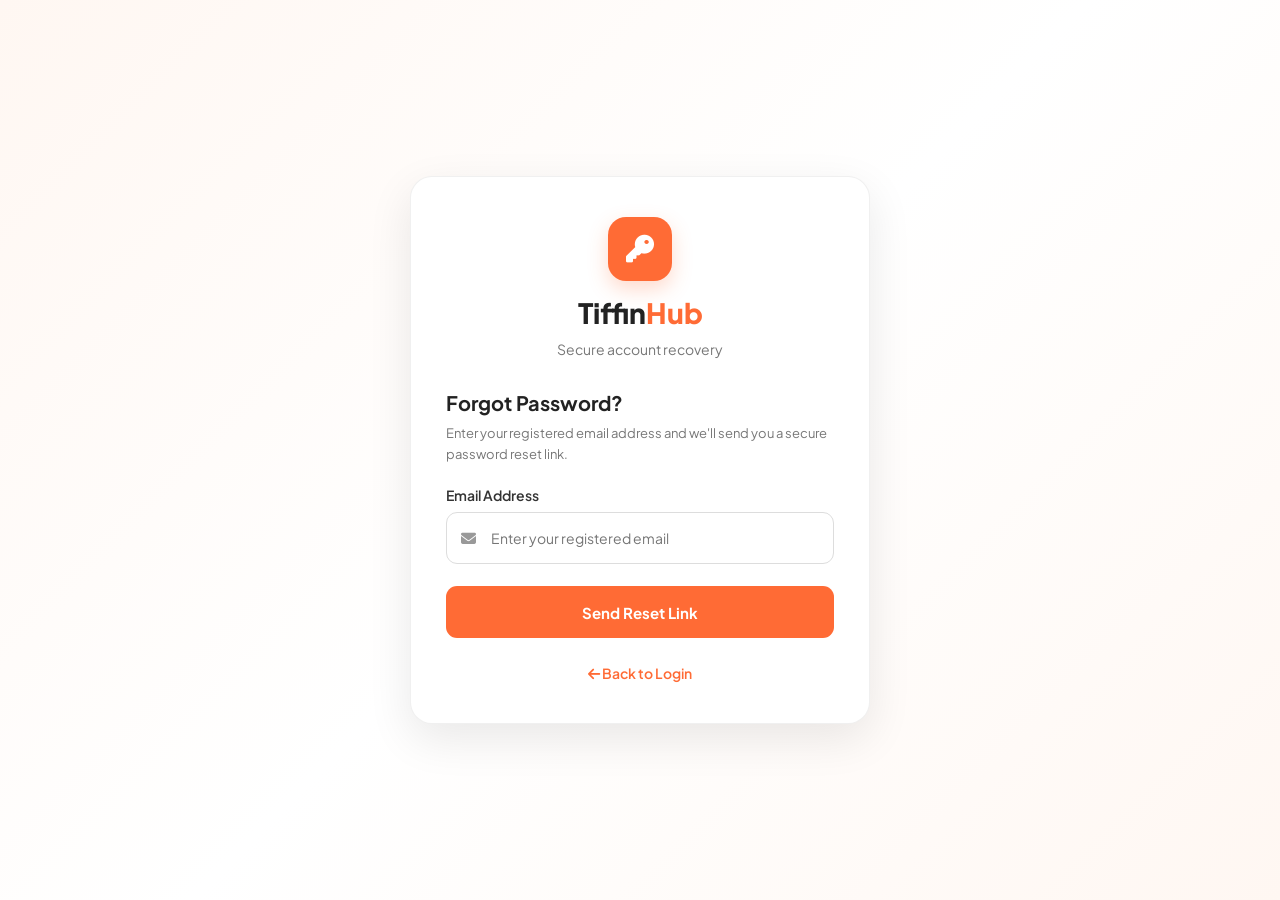
<file: forgotpassword.html>
<!DOCTYPE html>
<html lang="en">

<head>

  <meta charset="UTF-8">

  <meta
    name="viewport"
    content="width=device-width, initial-scale=1.0"
  >

  <title>Password Reset - TiffinHub</title>


  <!-- Website Font -->
  <link
    href="https://fonts.googleapis.com/css2?family=Plus+Jakarta+Sans:wght@400;500;600;700;800&display=swap"
    rel="stylesheet"
  >


  <!-- Font Awesome -->
  <link
    rel="stylesheet"
    href="https://cdnjs.cloudflare.com/ajax/libs/font-awesome/6.4.0/css/all.min.css"
  >


  <style>

    * {
      box-sizing: border-box;
      margin: 0;
      padding: 0;
    }


    body {

      min-height: 100vh;

      font-family:
        'Plus Jakarta Sans',
        sans-serif;

      background:
        linear-gradient(
          135deg,
          #fff7f2 0%,
          #ffffff 50%,
          #fff7f2 100%
        );

      display: flex;

      align-items: center;

      justify-content: center;

      padding: 20px;

      color: #222;

    }


    /* Main Container */

    .reset-container {

      width: 100%;

      max-width: 460px;

    }


    /* Card */

    .reset-card {

      background: #ffffff;

      border-radius: 22px;

      padding: 40px 35px;

      border:
        1px solid
        rgba(0, 0, 0, 0.06);

      box-shadow:
        0 15px 45px
        rgba(0, 0, 0, 0.09);

    }


    /* Logo */

    .logo {

      text-align: center;

      margin-bottom: 30px;

    }


    .logo-icon {

      width: 64px;

      height: 64px;

      margin:
        0 auto 14px;

      border-radius: 18px;

      background: #FF6B35;

      color: #ffffff;

      display: flex;

      align-items: center;

      justify-content: center;

      font-size: 28px;

      box-shadow:
        0 8px 20px
        rgba(255, 107, 53, 0.25);

    }


    .logo h1 {

      font-size: 28px;

      font-weight: 800;

      color: #222;

    }


    .logo h1 span {

      color: #FF6B35;

    }


    .logo p {

      margin-top: 8px;

      font-size: 14px;

      color: #777;

      line-height: 1.6;

    }


    /* Form */

    .form-group {

      margin-top: 22px;

    }


    .form-group label {

      display: block;

      margin-bottom: 8px;

      font-size: 14px;

      font-weight: 600;

      color: #333;

    }


    .input-wrapper {

      position: relative;

    }


    .input-wrapper i {

      position: absolute;

      left: 15px;

      top: 50%;

      transform:
        translateY(-50%);

      color: #999;

      font-size: 15px;

    }


    .input-wrapper input {

      width: 100%;

      height: 52px;

      padding:
        0 15px 0 44px;

      border:
        1px solid #dddddd;

      border-radius: 11px;

      outline: none;

      font-family: inherit;

      font-size: 14px;

      color: #333;

      background: #ffffff;

      transition: 0.2s;

    }


    .input-wrapper input:focus {

      border-color: #FF6B35;

      box-shadow:
        0 0 0 3px
        rgba(255, 107, 53, 0.10);

    }


    /* Button */

    .btn {

      width: 100%;

      height: 52px;

      margin-top: 22px;

      border: none;

      border-radius: 11px;

      background: #FF6B35;

      color: #ffffff;

      font-family: inherit;

      font-size: 15px;

      font-weight: 700;

      cursor: pointer;

      transition: 0.2s;

      display: flex;

      align-items: center;

      justify-content: center;

      gap: 9px;

    }


    .btn:hover {

      background: #e85b28;

      transform:
        translateY(-1px);

    }


    .btn:disabled {

      opacity: 0.65;

      cursor: not-allowed;

      transform: none;

    }


    /* Messages */

    .message {

      display: none;

      margin-top: 18px;

      padding: 13px 15px;

      border-radius: 10px;

      font-size: 13px;

      line-height: 1.6;

    }


    .message.success {

      display: block;

      color: #16784b;

      background: #ecfdf3;

      border:
        1px solid #b7ebcd;

    }


    .message.error {

      display: block;

      color: #c62828;

      background: #fff1f1;

      border:
        1px solid #ffcaca;

    }


    .message.info {

      display: block;

      color: #555;

      background: #fff7f2;

      border:
        1px solid #ffd8c8;

    }


    /* Back */

    .back-login {

      text-align: center;

      margin-top: 24px;

    }


    .back-login a {

      color: #FF6B35;

      text-decoration: none;

      font-size: 14px;

      font-weight: 600;

    }


    .back-login a:hover {

      text-decoration: underline;

    }


    /* Hide */

    .hidden {

      display: none !important;

    }


    /* Loader */

    .loader {

      width: 18px;

      height: 18px;

      border:
        2px solid
        rgba(255,255,255,0.45);

      border-top-color:
        #ffffff;

      border-radius: 50%;

      animation:
        spin 0.7s linear infinite;

    }


    @keyframes spin {

      to {

        transform:
          rotate(360deg);

      }

    }


    /* Password requirements */

    .password-hint {

      margin-top: 8px;

      font-size: 12px;

      color: #888;

      line-height: 1.5;

    }


    /* Success screen */

    .success-screen {

      text-align: center;

    }


    .success-icon {

      width: 70px;

      height: 70px;

      margin: 0 auto 20px;

      border-radius: 50%;

      background: #ecfdf3;

      color: #16834f;

      display: flex;

      align-items: center;

      justify-content: center;

      font-size: 30px;

    }


    .success-screen h2 {

      font-size: 23px;

      margin-bottom: 10px;

    }


    .success-screen p {

      color: #777;

      font-size: 14px;

      line-height: 1.7;

    }


    .login-btn {

      display: inline-flex;

      align-items: center;

      justify-content: center;

      width: 100%;

      height: 50px;

      margin-top: 24px;

      border-radius: 11px;

      background: #FF6B35;

      color: #ffffff;

      text-decoration: none;

      font-size: 15px;

      font-weight: 700;

    }


    /* Mobile */

    @media (max-width: 480px) {

      body {

        padding: 15px;

      }


      .reset-card {

        padding:
          30px 22px;

        border-radius: 18px;

      }


      .logo h1 {

        font-size: 25px;

      }

    }

  </style>

</head>


<body>


  <div class="reset-container">


    <div class="reset-card">


      <!-- ========================= -->
      <!-- LOGO -->
      <!-- ========================= -->

      <div class="logo">

        <div class="logo-icon">

          <i
            class="fa-solid fa-key"
          ></i>

        </div>


        <h1>
          Tiffin<span>Hub</span>
        </h1>


        <p>
          Secure account recovery
        </p>

      </div>



      <!-- ========================= -->
      <!-- REQUEST RESET FORM -->
      <!-- ========================= -->

      <div
        id="request-section"
      >

        <h2
          style="
            font-size:20px;
            margin-bottom:8px;
          "
        >
          Forgot Password?
        </h2>


        <p
          style="
            color:#777;
            font-size:13px;
            line-height:1.6;
          "
        >
          Enter your registered email address
          and we'll send you a secure password
          reset link.
        </p>


        <form
          id="forgot-password-form"
        >


          <div class="form-group">

            <label
              for="email"
            >
              Email Address
            </label>


            <div
              class="input-wrapper"
            >

              <i
                class="fa-solid fa-envelope"
              ></i>


              <input
                type="email"
                id="email"
                placeholder="Enter your registered email"
                autocomplete="email"
                required
              >

            </div>

          </div>


          <button
            type="submit"
            class="btn"
            id="send-reset-btn"
          >

            <span
              id="send-btn-text"
            >
              Send Reset Link
            </span>

          </button>


        </form>


        <div
          id="request-message"
          class="message"
        ></div>


      </div>



      <!-- ========================= -->
      <!-- RESET PASSWORD FORM -->
      <!-- ========================= -->

      <div
        id="reset-section"
        class="hidden"
      >

        <h2
          style="
            font-size:20px;
            margin-bottom:8px;
          "
        >
          Create New Password
        </h2>


        <p
          style="
            color:#777;
            font-size:13px;
            line-height:1.6;
          "
        >
          Create a new password for your
          TiffinHub account.
        </p>


        <form
          id="reset-password-form"
        >


          <!-- New Password -->

          <div
            class="form-group"
          >

            <label
              for="new-password"
            >
              New Password
            </label>


            <div
              class="input-wrapper"
            >

              <i
                class="fa-solid fa-lock"
              ></i>


              <input
                type="password"
                id="new-password"
                placeholder="Enter new password"
                minlength="6"
                autocomplete="new-password"
                required
              >

            </div>


            <div
              class="password-hint"
            >
              Password must be at least
              6 characters.
            </div>

          </div>



          <!-- Confirm Password -->

          <div
            class="form-group"
          >

            <label
              for="confirm-password"
            >
              Confirm Password
            </label>


            <div
              class="input-wrapper"
            >

              <i
                class="fa-solid fa-lock"
              ></i>


              <input
                type="password"
                id="confirm-password"
                placeholder="Confirm your password"
                minlength="6"
                autocomplete="new-password"
                required
              >

            </div>

          </div>


          <button
            type="submit"
            class="btn"
            id="reset-password-btn"
          >

            <span
              id="reset-btn-text"
            >
              Reset Password
            </span>

          </button>


        </form>


        <div
          id="reset-message"
          class="message"
        ></div>


      </div>



      <!-- ========================= -->
      <!-- SUCCESS SCREEN -->
      <!-- ========================= -->

      <div
        id="success-section"
        class="hidden"
      >

        <div class="success-screen">

          <div
            class="success-icon"
          >

            <i
              class="fa-solid fa-check"
            ></i>

          </div>


          <h2>
            Password Reset Successful
          </h2>


          <p>
            Your TiffinHub password has been
            updated successfully.
          </p>


          <p
            style="margin-top:8px;"
          >
            You can now sign in using
            your new password.
          </p>


          <a
            href="index.html"
            class="login-btn"
          >
            Go to Login
          </a>

        </div>

      </div>



      <!-- ========================= -->
      <!-- BACK TO LOGIN -->
      <!-- ========================= -->

      <div
        class="back-login"
        id="back-login-section"
      >

        <a
          href="index.html"
        >

          <i
            class="fa-solid fa-arrow-left"
          ></i>

          Back to Login

        </a>

      </div>


    </div>

  </div>



  <!-- ========================= -->
  <!-- JAVASCRIPT -->
  <!-- ========================= -->

  <script src="global.js"></script>


  <script>


    // ==========================================
    // API
    // ==========================================

    const API =
      typeof API_URL !== "undefined"
        ? API_URL
        : "";



    // ==========================================
    // ELEMENTS
    // ==========================================

    const requestSection =
      document.getElementById(
        "request-section"
      );


    const resetSection =
      document.getElementById(
        "reset-section"
      );


    const successSection =
      document.getElementById(
        "success-section"
      );


    const backLoginSection =
      document.getElementById(
        "back-login-section"
      );


    const requestForm =
      document.getElementById(
        "forgot-password-form"
      );


    const resetForm =
      document.getElementById(
        "reset-password-form"
      );


    const emailInput =
      document.getElementById(
        "email"
      );


    const newPasswordInput =
      document.getElementById(
        "new-password"
      );


    const confirmPasswordInput =
      document.getElementById(
        "confirm-password"
      );


    const sendButton =
      document.getElementById(
        "send-reset-btn"
      );


    const resetButton =
      document.getElementById(
        "reset-password-btn"
      );


    const sendButtonText =
      document.getElementById(
        "send-btn-text"
      );


    const resetButtonText =
      document.getElementById(
        "reset-btn-text"
      );


    const requestMessage =
      document.getElementById(
        "request-message"
      );


    const resetMessage =
      document.getElementById(
        "reset-message"
      );



    // ==========================================
    // GET TOKEN FROM URL
    // ==========================================

    const urlParams =
      new URLSearchParams(
        window.location.search
      );


    const resetToken =
      urlParams.get("token");



    // ==========================================
    // MESSAGE HELPER
    // ==========================================

    function showMessage(
      element,
      message,
      type
    ) {

      element.textContent =
        message;

      element.className =
        "message " + type;

    }



    // ==========================================
    // SHOW RESET FORM IF TOKEN EXISTS
    // ==========================================

    if (resetToken) {

      requestSection
        .classList
        .add("hidden");


      resetSection
        .classList
        .remove("hidden");

    }



    // ==========================================
    // SEND RESET LINK
    // ==========================================

    requestForm.addEventListener(
      "submit",
      async function(event) {

        event.preventDefault();


        const email =
          emailInput.value
            .trim()
            .toLowerCase();


        if (!email) {

          showMessage(
            requestMessage,
            "Please enter your email address.",
            "error"
          );

          return;

        }


        sendButton.disabled =
          true;


        sendButtonText.innerHTML =
          '<span class="loader"></span> Sending...';


        try {

          const response =
            await fetch(
              API,
              {
                method: "POST",

                body: JSON.stringify({

                  action:
                    "forgotPassword",

                  email:
                    email

                })

              }
            );


          const result =
            await response.json();


          if (result.success) {

            showMessage(
              requestMessage,

              result.message ||
              "Password reset link has been sent to your email.",

              "success"
            );


            emailInput.value = "";


          } else {

            showMessage(
              requestMessage,

              result.message ||
              "Unable to send reset link.",

              "error"
            );

          }


        } catch (error) {

          console.error(
            "Forgot password error:",
            error
          );


          showMessage(
            requestMessage,

            "Unable to connect to server. Please try again.",

            "error"
          );


        } finally {

          sendButton.disabled =
            false;


          sendButtonText.textContent =
            "Send Reset Link";

        }

      }
    );



    // ==========================================
    // RESET PASSWORD
    // ==========================================

    resetForm.addEventListener(
      "submit",
      async function(event) {

        event.preventDefault();


        const newPassword =
          newPasswordInput.value;


        const confirmPassword =
          confirmPasswordInput.value;


        // Token check

        if (!resetToken) {

          showMessage(
            resetMessage,

            "Invalid or missing reset link.",

            "error"
          );

          return;

        }


        // Password length

        if (newPassword.length < 6) {

          showMessage(
            resetMessage,

            "Password must be at least 6 characters.",

            "error"
          );

          return;

        }


        // Password match

        if (
          newPassword !==
          confirmPassword
        ) {

          showMessage(
            resetMessage,

            "Passwords do not match.",

            "error"
          );

          return;

        }


        resetButton.disabled =
          true;


        resetButtonText.innerHTML =
          '<span class="loader"></span> Updating...';


        try {

          const response =
            await fetch(
              API,
              {
                method: "POST",

                body: JSON.stringify({

                  action:
                    "resetUserPassword",

                  token:
                    resetToken,

                  password:
                    newPassword

                })

              }
            );


          const result =
            await response.json();


          if (result.success) {

            resetSection
              .classList
              .add("hidden");


            successSection
              .classList
              .remove("hidden");


            backLoginSection
              .classList
              .add("hidden");


          } else {

            showMessage(
              resetMessage,

              result.message ||
              "Unable to reset password.",

              "error"
            );

          }


        } catch (error) {

          console.error(
            "Reset password error:",
            error
          );


          showMessage(
            resetMessage,

            "Unable to connect to server. Please try again.",

            "error"
          );


        } finally {

          resetButton.disabled =
            false;


          resetButtonText.textContent =
            "Reset Password";

        }

      }
    );


  </script>


</body>

</html>
</file>
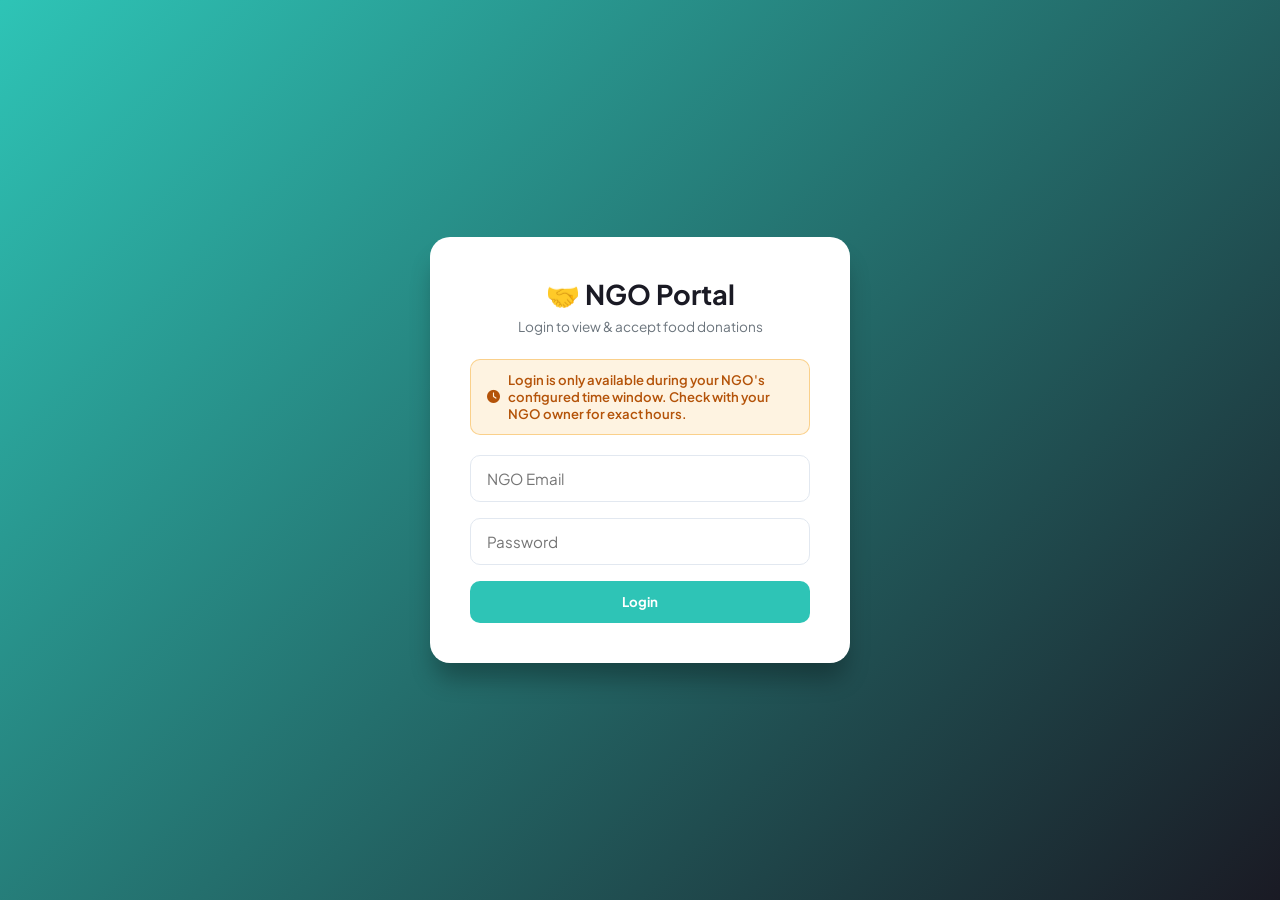
<file: ngo.html>
<!DOCTYPE html>
<html lang="en">

<head>
  <meta charset="UTF-8">
  <meta name="viewport" content="width=device-width, initial-scale=1.0">
  <title>NGO Portal - TiffinHub Donations</title>
  <link href="https://fonts.googleapis.com/css2?family=Plus+Jakarta+Sans:wght@400;500;600;700;800&display=swap"
    rel="stylesheet">
  <link rel="stylesheet" href="https://cdnjs.cloudflare.com/ajax/libs/font-awesome/6.4.0/css/all.min.css">
  <style>
    :root {
      --primary: #FF6B35;
      --primary-hover: #E85A26;
      --secondary: #2EC4B6;
      --dark: #1A1A24;
      --bg: #FAF7F2;
      --card: #FFFFFF;
      --border: #E2E8F0;
      --muted: #6C757D;
      --success: #10B981;
      --danger: #EF4444;
      --warning: #F59E0B;
    }

    * {
      margin: 0;
      padding: 0;
      box-sizing: border-box;
      font-family: 'Plus Jakarta Sans', sans-serif;
    }

    body {
      background-color: var(--bg);
      color: var(--dark);
    }

    .ngo-login-wrapper {
      min-height: 100vh;
      display: flex;
      align-items: center;
      justify-content: center;
      background: linear-gradient(135deg, #2EC4B6 0%, #1A1A24 100%);
    }

    .login-box {
      background: white;
      padding: 2.5rem;
      border-radius: 20px;
      width: 100%;
      max-width: 420px;
      box-shadow: 0 20px 25px -5px rgba(0, 0, 0, 0.3);
      text-align: center;
    }

    .login-box h1 {
      font-size: 1.7rem;
      margin-bottom: 0.4rem;
    }

    .login-box p {
      color: var(--muted);
      font-size: 0.85rem;
      margin-bottom: 1.5rem;
    }

    .time-window-note {
      background: rgba(245, 158, 11, 0.12);
      border: 1.5px solid rgba(245, 158, 11, 0.4);
      color: #B45309;
      padding: 0.7rem 1rem;
      border-radius: 10px;
      font-size: 0.82rem;
      font-weight: 600;
      margin-bottom: 1.3rem;
      display: flex;
      align-items: center;
      gap: 8px;
      text-align: left;
    }

    .input-field {
      width: 100%;
      padding: 0.8rem 1rem;
      margin-bottom: 1rem;
      border: 1.5px solid var(--border);
      border-radius: 10px;
      outline: none;
      font-size: 0.95rem;
    }

    .input-field:focus {
      border-color: var(--secondary);
    }

    .btn {
      padding: 0.8rem 1.4rem;
      background: var(--secondary);
      color: white;
      border: none;
      border-radius: 10px;
      font-weight: 700;
      cursor: pointer;
      transition: 0.3s;
      display: inline-flex;
      align-items: center;
      gap: 0.5rem;
      justify-content: center;
    }

    .btn:hover {
      background: #26A398;
    }

    .btn:disabled {
      opacity: 0.6;
      cursor: not-allowed;
    }

    .btn-primary {
      background: var(--primary);
    }

    .btn-primary:hover {
      background: var(--primary-hover);
    }

    .btn-sm {
      padding: 6px 12px;
      font-size: 0.82rem;
    }

    #login-error-msg,
    #setpwd-error-msg {
      color: var(--danger);
      font-size: 0.85rem;
      font-weight: 600;
      margin: -6px 0 12px;
      display: none;
      text-align: left;
    }

    #setpwd-success-msg {
      color: var(--success);
      font-size: 0.85rem;
      font-weight: 600;
      margin: -6px 0 12px;
      display: none;
      text-align: left;
    }

    .dashboard {
      display: none;
    }

    .dashboard.active {
      display: block;
    }

    header {
      background: var(--dark);
      color: white;
      padding: 1rem 5%;
      display: flex;
      justify-content: space-between;
      align-items: center;
      position: sticky;
      top: 0;
      z-index: 100;
    }

    .header-brand {
      font-size: 1.4rem;
      font-weight: 800;
    }

    .header-brand span {
      color: var(--secondary);
    }

    .container {
      padding: 2rem 5%;
      max-width: 1100px;
      margin: 0 auto;
    }

    .section-card {
      background: var(--card);
      padding: 1.8rem;
      border-radius: 16px;
      border: 1px solid var(--border);
      margin-bottom: 2rem;
    }

    .section-card h2 {
      font-size: 1.3rem;
      margin-bottom: 1.2rem;
      display: flex;
      align-items: center;
      gap: 8px;
    }

    .donation-row {
      display: flex;
      align-items: flex-start;
      gap: 1rem;
      padding: 1rem;
      border: 1px solid var(--border);
      border-radius: 12px;
      margin-bottom: 0.8rem;
      background: #FAFAFA;
    }

    .donation-row input[type="checkbox"] {
      width: 20px;
      height: 20px;
      margin-top: 4px;
      cursor: pointer;
      accent-color: var(--secondary);
    }

    .donation-row-main {
      flex: 1;
    }

    .donation-row-main strong {
      font-size: 1rem;
    }

    .donation-meta {
      display: flex;
      gap: 1.2rem;
      flex-wrap: wrap;
      margin-top: 0.5rem;
      font-size: 0.82rem;
      color: var(--muted);
    }

    .donation-meta i {
      color: var(--secondary);
      margin-right: 4px;
    }

    .status-badge {
      padding: 4px 10px;
      border-radius: 20px;
      font-size: 0.75rem;
      font-weight: 700;
      white-space: nowrap;
    }

    .badge-pending {
      background: rgba(245, 158, 11, 0.15);
      color: #D97706;
    }

    .badge-accepted {
      background: rgba(46, 196, 182, 0.15);
      color: var(--secondary);
    }

    .badge-reached {
      background: rgba(16, 185, 129, 0.15);
      color: var(--success);
    }

    .action-bar {
      display: flex;
      justify-content: space-between;
      align-items: center;
      margin-bottom: 1rem;
      flex-wrap: wrap;
      gap: 10px;
    }

    .select-all-label {
      display: flex;
      align-items: center;
      gap: 8px;
      font-weight: 700;
      font-size: 0.9rem;
      cursor: pointer;
    }

    .empty-msg {
      color: var(--muted);
      text-align: center;
      padding: 2rem;
    }

    .toast {
      position: fixed;
      bottom: 20px;
      right: 20px;
      background: var(--dark);
      color: white;
      padding: 12px 20px;
      border-radius: 10px;
      display: none;
      z-index: 2000;
      font-weight: 600;
    }

    @media (max-width: 600px) {
      .donation-row {
        flex-direction: column;
      }

      .donation-meta {
        flex-direction: column;
        gap: 0.3rem;
      }
    }
    #ngo-verification-form .btn-primary {
  background: var(--primary);
  color: white;
}

#ngo-verification-form .btn-primary:hover {
  background: var(--primary-hover);
}

#ngo-verification-form .btn:not(.btn-primary) {
  background: var(--secondary);
  color: white;
}

#ngo-verification-form .btn:not(.btn-primary):hover {
  background: #26A398;
}
  </style>
</head>

<body>

  <div id="toast" class="toast"></div>

  <!-- 0. SET PASSWORD SCREEN -->
  <div id="set-password-screen" class="ngo-login-wrapper" style="display:none;">
    <div class="login-box">
      <h1>🔑 Set Your Password</h1>
      <p>Your NGO registration has been approved. Set a password to activate your NGO Portal account.</p>

      <input type="password" id="setpwd-new" class="input-field" placeholder="New Password">
      <input type="password" id="setpwd-confirm" class="input-field" placeholder="Confirm Password">

      <p id="setpwd-error-msg"><i class="fa-solid fa-circle-exclamation"></i> <span id="setpwd-error-text"></span></p>
      <p id="setpwd-success-msg"><i class="fa-solid fa-circle-check"></i> <span id="setpwd-success-text"></span></p>

      <button class="btn" style="width:100%" onclick="submitSetPassword()" id="setpwd-btn">Set Password</button>
    </div>
  </div>

  <!-- 1. NGO LOGIN SCREEN -->
  <div id="login-screen" class="ngo-login-wrapper">
    <div class="login-box">
      <h1>🤝 NGO Portal</h1>
      <p>Login to view & accept food donations</p>

      <div class="time-window-note">
        <i class="fa-solid fa-clock"></i> Login is only available during your NGO's configured time window. Check with
        your NGO owner for exact hours.
      </div>

      <input type="email" id="ngo-email" class="input-field" placeholder="NGO Email">
      <input type="password" id="ngo-password" class="input-field" placeholder="Password">

      <p id="login-error-msg"><i class="fa-solid fa-circle-exclamation"></i> <span id="login-error-text"></span></p>

      <button class="btn" style="width:100%" onclick="loginNGO()" id="ngo-login-btn">Login</button>
    </div>
  </div>

  <!-- 2. NGO DASHBOARD -->
  <div id="dashboard-screen" class="dashboard">
    <header>
      <div class="header-brand">🤝 <span>NGO</span> Portal</div>
      <div>
        <span style="margin-right: 15px; color:#A0AEC0;" id="logged-ngo-name">NGO</span>
        <button onclick="logoutNGO()"
          style="background:#EF4444; color:white; border:none; padding:6px 14px; border-radius:6px; cursor:pointer; font-weight:700;">Logout</button>
      </div>
    </header>

    <div class="container">

      
<!-- NGO VERIFICATION SECTION -->
<div class="section-card">
  <h2>
    <i class="fa-solid fa-shield-halved" style="color:var(--primary);"></i>
    NGO Verification
  </h2>

  <p style="color:var(--muted); margin-bottom:15px;">
    Submit your NGO registration details and certificate for verification.
  </p>

  <div style="display:flex; align-items:center; justify-content:space-between; gap:12px; flex-wrap:wrap;">
    <div>
      <strong>Verification Status</strong>
      <p id="ngo-verification-status" style="margin-top:6px; color:var(--warning);">
        Not Submitted
      </p>
    </div>

    <button class="btn btn-primary" onclick="openNGOVerificationForm()">
      <i class="fa-solid fa-file-circle-check"></i>
      Verify NGO
    </button>
  </div>
</div>

<!-- NGO VERIFICATION FORM -->
<div id="ngo-verification-form" class="section-card" style="display:none;">
  <h2>
    <i class="fa-solid fa-file-lines" style="color:var(--primary);"></i>
    NGO Verification Form
  </h2>

  <form id="ngo-verify-form" onsubmit="submitNGOVerification(event)">

    <label for="verify-ngo-name">NGO Name *</label>
    <input
      type="text"
      id="verify-ngo-name"
      class="input-field"
      required
    >

    <label for="verify-registration-number">Registration Number *</label>
    <input
      type="text"
      id="verify-registration-number"
      class="input-field"
      required
      placeholder="Enter NGO registration number"
    >

    <label for="verify-ngo-type">NGO Type *</label>
    <select id="verify-ngo-type" class="input-field" required>
      <option value="">Select NGO type</option>
      <option value="Trust">Trust</option>
      <option value="Society">Society</option>
      <option value="Section 8 Company">Section 8 Company</option>
      <option value="Other">Other</option>
    </select>

    <label for="verify-contact-person">Contact Person *</label>
    <input
      type="text"
      id="verify-contact-person"
      class="input-field"
      required
      placeholder="Contact person's full name"
    >

    <label for="verify-contact-number">Contact Number *</label>
    <input
      type="tel"
      id="verify-contact-number"
      class="input-field"
      required
      pattern="[0-9]{10}"
      maxlength="10"
      placeholder="10-digit mobile number"
    >

    <label for="verify-ngo-address">Registered Address *</label>
    <textarea
      id="verify-ngo-address"
      class="input-field"
      required
      rows="3"
      placeholder="Enter registered NGO address"
    ></textarea>

    <label for="verify-ngo-pan">PAN Number (if applicable)</label>
    <input
      type="text"
      id="verify-ngo-pan"
      class="input-field"
      maxlength="10"
      placeholder="Enter PAN number"
    >

    <label for="verify-ngo-certificate">
      NGO Registration Certificate *
    </label>

    <input
      type="file"
      id="verify-ngo-certificate"
      class="input-field"
      accept=".pdf,.jpg,.jpeg,.png"
      required
    >

    <p style="font-size:0.8rem; color:var(--muted); margin-top:-8px; margin-bottom:16px;">
      Accepted formats: PDF, JPG, JPEG, PNG. Maximum size: 5 MB.
    </p>

    <div style="display:flex; gap:10px; flex-wrap:wrap;">
      <button type="submit" class="btn btn-primary" id="ngo-verification-submit">
        <i class="fa-solid fa-cloud-arrow-up"></i>
        Submit for Verification
      </button>

      <button
        type="button"
        class="btn"
        onclick="closeNGOVerificationForm()"
        style="background:#64748B;"
      >
        Cancel
      </button>
    </div>

  </form>
</div>
      <div class="section-card">
        <h2><i class="fa-solid fa-hand-holding-heart" style="color:var(--primary);"></i> Available Donations</h2>

        <div class="action-bar">
          <label class="select-all-label">
            <input type="checkbox" id="select-all-checkbox" onchange="toggleSelectAll(this)">
            Select All
          </label>
          <button class="btn btn-primary" id="btn-accept-selected" onclick="acceptSelectedDonations()">
            <i class="fa-solid fa-check-double"></i> Accept Selected
          </button>
        </div>

        <div id="available-donations-list">
          <p class="empty-msg">Loading available donations...</p>
        </div>
      </div>

      <div class="section-card">
        <h2><i class="fa-solid fa-truck-fast" style="color:var(--secondary);"></i> My Accepted Donations</h2>
        <div id="accepted-donations-list">
          <p class="empty-msg">Loading...</p>
        </div>
      </div>

    </div>
  </div>

  <script src="global.js"></script>
  <script>

    let currentNGO = JSON.parse(sessionStorage.getItem('tiffin_ngo_session')) || null;

    document.addEventListener('DOMContentLoaded', () => {
      const urlParams = new URLSearchParams(window.location.search);
      const resetToken = urlParams.get('token');

      if (resetToken) {
        document.getElementById('login-screen').style.display = 'none';
        document.getElementById('set-password-screen').style.display = 'flex';
        window._ngoResetToken = resetToken;
        return;
      }

      if (currentNGO) showDashboard();
    });

    function showToast(msg) {
      const toast = document.getElementById('toast');
      toast.innerText = msg; toast.style.display = 'block';
      setTimeout(() => toast.style.display = 'none', 3000);
    }

    function showSetPwdError(msg) {
      document.getElementById('setpwd-error-text').innerText = msg;
      document.getElementById('setpwd-error-msg').style.display = 'block';
      document.getElementById('setpwd-success-msg').style.display = 'none';
    }
    function showSetPwdSuccess(msg) {
      document.getElementById('setpwd-success-text').innerText = msg;
      document.getElementById('setpwd-success-msg').style.display = 'block';
      document.getElementById('setpwd-error-msg').style.display = 'none';
    }

    async function submitSetPassword() {
      const newPwd = document.getElementById('setpwd-new').value.trim();
      const confirmPwd = document.getElementById('setpwd-confirm').value.trim();
      const btn = document.getElementById('setpwd-btn');

      document.getElementById('setpwd-error-msg').style.display = 'none';
      document.getElementById('setpwd-success-msg').style.display = 'none';

      if (!newPwd || !confirmPwd) { showSetPwdError("Please fill in both fields."); return; }
      if (newPwd.length < 6) { showSetPwdError("Password should be at least 6 characters."); return; }
      if (newPwd !== confirmPwd) { showSetPwdError("Passwords do not match."); return; }

      btn.disabled = true;
      btn.innerText = "Saving...";

      try {
        const res = await fetch(API_URL, {
          method: 'POST',
          body: JSON.stringify({
            action: 'setNGOPassword',
            token: window._ngoResetToken,
            password: newPwd
          })
        });
        const result = await res.json();

        if (result.success) {
          showSetPwdSuccess("Password set successfully! Redirecting to login...");
          setTimeout(() => { window.location.href = window.location.pathname; }, 1800);
        } else {
          showSetPwdError(result.message || "Could not set password. The link may have expired.");
          btn.disabled = false;
          btn.innerText = "Set Password";
        }
      } catch (err) {
        showSetPwdError("Server connection error!");
        btn.disabled = false;
        btn.innerText = "Set Password";
      }
    }

    function showLoginError(msg) {
      document.getElementById('login-error-text').innerText = msg;
      document.getElementById('login-error-msg').style.display = 'block';
    }
    function hideLoginError() {
      document.getElementById('login-error-msg').style.display = 'none';
    }

    async function loginNGO() {
      const email = document.getElementById('ngo-email').value.trim();
      const password = document.getElementById('ngo-password').value.trim();
      const btn = document.getElementById('ngo-login-btn');

      hideLoginError();
      if (!email || !password) {
        showLoginError("Please enter both email and password.");
        return;
      }

      btn.disabled = true;
      btn.innerText = "Logging in...";

      try {
        const res = await fetch(API_URL, {
          method: 'POST',
          body: JSON.stringify({ action: 'ngoLogin', email, password })
        });
        const result = await res.json();

        if (result.success) {
          currentNGO = result.ngo;
          sessionStorage.setItem('tiffin_ngo_session', JSON.stringify(currentNGO));
          showDashboard();
        } else {
          showLoginError(result.message);
        }
      } catch (err) {
        showLoginError("Server connection error!");
      }

      btn.disabled = false;
      btn.innerText = "Login";
    }

    function logoutNGO() {
      sessionStorage.removeItem('tiffin_ngo_session');
      currentNGO = null;
      location.reload();
    }

    function showDashboard() {
      document.getElementById('set-password-screen').style.display = 'none';
      document.getElementById('login-screen').style.display = 'none';
      document.getElementById('dashboard-screen').classList.add('active');
      document.getElementById('logged-ngo-name').innerText = currentNGO.name;
      loadAvailableDonations();
      loadAcceptedDonations();
    }

    async function loadAvailableDonations() {
      const container = document.getElementById('available-donations-list');
      try {
        const res = await fetch(API_URL, {
          method: 'POST',
          body: JSON.stringify({ action: 'getAvailableDonations' })
        });
        const data = await res.json();

        if (data.success && data.donations && data.donations.length > 0) {
          container.innerHTML = data.donations.map(d => `
            <div class="donation-row">
              <input type="checkbox" class="donation-checkbox" value="${d.DonationID}">
              <div class="donation-row-main">
                <strong>#${d.DonationID}</strong> — ${d.FoodDetails}
                <div class="donation-meta">
                  <span><i class="fa-solid fa-user"></i> ${d.DonorName}</span>
                  <span><i class="fa-solid fa-location-dot"></i> ${d.Area || 'N/A'}</span>
                  <span><i class="fa-solid fa-map-pin"></i> ${d.Address || 'N/A'}</span>
                  <span><i class="fa-solid fa-clock"></i> Expires in ${d.ExpiryHours || '-'}h</span>
                </div>
              </div>
              <span class="status-badge badge-pending">Pending</span>
            </div>
          `).join('');
        } else {
          container.innerHTML = `<p class="empty-msg">No pending donations right now. Check back later!</p>`;
        }
      } catch (err) {
        container.innerHTML = `<p class="empty-msg" style="color:var(--danger);">Failed to load donations.</p>`;
      }
    }

    function toggleSelectAll(checkbox) {
      document.querySelectorAll('.donation-checkbox').forEach(cb => cb.checked = checkbox.checked);
    }

    async function acceptSelectedDonations() {
      const selected = Array.from(document.querySelectorAll('.donation-checkbox:checked')).map(cb => cb.value);

      if (selected.length === 0) {
        showToast("Please select at least one donation to accept.");
        return;
      }

      const btn = document.getElementById('btn-accept-selected');
      btn.disabled = true;
      btn.innerText = "Accepting...";

      try {
        const res = await fetch(API_URL, {
          method: 'POST',
          body: JSON.stringify({ action: 'acceptDonation', donationIds: selected, ngoName: currentNGO.name })
        });
        const result = await res.json();
        showToast(result.message);

        if (result.success) {
          loadAvailableDonations();
          loadAcceptedDonations();
          document.getElementById('select-all-checkbox').checked = false;
        }
      } catch (err) {
        showToast("Failed to accept donations!");
      }

      btn.disabled = false;
      btn.innerHTML = '<i class="fa-solid fa-check-double"></i> Accept Selected';
    }

    async function loadAcceptedDonations() {
      const container = document.getElementById('accepted-donations-list');
      try {
        const res = await fetch(API_URL, {
          method: 'POST',
          body: JSON.stringify({ action: 'getNGOAcceptedDonations', ngoName: currentNGO.name })
        });
        const data = await res.json();

        if (data.success && data.donations && data.donations.length > 0) {
          container.innerHTML = data.donations.map(d => {
            const status = (d.Status || 'Accepted').trim();
            const badgeClass = status.toLowerCase() === 'reached' ? 'badge-reached' : 'badge-accepted';
            const showReachedBtn = status.toLowerCase() !== 'reached';

            return `
              <div class="donation-row">
                <div class="donation-row-main">
                  <strong>#${d.DonationID}</strong> — ${d.FoodDetails}
                  <div class="donation-meta">
                    <span><i class="fa-solid fa-user"></i> ${d.DonorName}</span>
                    <span><i class="fa-solid fa-location-dot"></i> ${d.Area || 'N/A'}</span>
                    <span><i class="fa-solid fa-map-pin"></i> ${d.Address || 'N/A'}</span>
                  </div>
                </div>
                <div style="display:flex; flex-direction:column; align-items:flex-end; gap:8px;">
                  <span class="status-badge ${badgeClass}">${status}</span>
                  ${showReachedBtn ? `<button class="btn btn-sm" onclick="markAsReached('${d.DonationID}')">Mark as Reached</button>` : ''}
                </div>
              </div>
            `;
          }).join('');
        } else {
          container.innerHTML = `<p class="empty-msg">You haven't accepted any donations yet.</p>`;
        }
      } catch (err) {
        container.innerHTML = `<p class="empty-msg" style="color:var(--danger);">Failed to load your donations.</p>`;
      }
    }

    async function markAsReached(donationId) {
      try {
        const res = await fetch(API_URL, {
          method: 'POST',
          body: JSON.stringify({ action: 'updateCollectionStatus', donationId, newStatus: 'Reached' })
        });
        const result = await res.json();
        showToast(result.message);
        if (result.success) loadAcceptedDonations();
      } catch (err) {
        showToast("Failed to update status!");
      }
    }
    
function openNGOVerificationForm() {
  if (!currentNGO) {
    showToast("Please login first.");
    return;
  }

  document.getElementById("ngo-verification-form").style.display = "block";
  document.getElementById("verify-ngo-name").value =
    currentNGO.name || "";

  document.getElementById("ngo-verification-form").scrollIntoView({
    behavior: "smooth",
    block: "start"
  });
}

function closeNGOVerificationForm() {
  document.getElementById("ngo-verification-form").style.display = "none";
}

async function submitNGOVerification(event) {
  event.preventDefault();

  if (!currentNGO || !currentNGO.ngoId || !currentNGO.email) {
    showToast("Please login again before submitting verification.");
    return;
  }

  const form = document.getElementById("ngo-verify-form");
  const fileInput = document.getElementById("verify-ngo-certificate");
  const file = fileInput.files[0];
  const btn = document.getElementById("ngo-verification-submit");

  if (!form.checkValidity()) {
    form.reportValidity();
    return;
  }

  if (!file) {
    showToast("Please upload your NGO certificate.");
    return;
  }

  const allowedTypes = [
    "application/pdf",
    "image/jpeg",
    "image/png"
  ];

  if (!allowedTypes.includes(file.type)) {
    showToast("Only PDF, JPG, JPEG and PNG files are allowed.");
    return;
  }

  if (file.size > 5 * 1024 * 1024) {
    showToast("Certificate size must be 5 MB or less.");
    return;
  }

  const contactNumber =
    document.getElementById("verify-contact-number").value.trim();

  if (!/^[0-9]{10}$/.test(contactNumber)) {
    showToast("Enter a valid 10-digit contact number.");
    return;
  }

  btn.disabled = true;
  btn.innerHTML =
    '<i class="fa-solid fa-spinner fa-spin"></i> Uploading...';

  try {
    // Read certificate as Base64 data URL
    const certificateBase64 = await new Promise((resolve, reject) => {
      const reader = new FileReader();

      reader.onload = () => resolve(reader.result);
      reader.onerror = () => reject(new Error("Could not read certificate."));

      reader.readAsDataURL(file);
    });

    const payload = {
      action: "submitNGOVerification",

      // Identity from the logged-in NGO session
      ngoId: currentNGO.ngoId,
      email: currentNGO.email,

      ngoName: document.getElementById("verify-ngo-name").value.trim(),
      registrationNumber:
        document.getElementById("verify-registration-number").value.trim(),
      ngoType: document.getElementById("verify-ngo-type").value,
      contactPerson:
        document.getElementById("verify-contact-person").value.trim(),
      contactNumber: contactNumber,
      address: document.getElementById("verify-ngo-address").value.trim(),
      pan: document.getElementById("verify-ngo-pan").value.trim(),

      fileName: file.name,
      mimeType: file.type,
      certificateBase64: certificateBase64
    };

    const response = await fetch(API_URL, {
      method: "POST",
      body: JSON.stringify(payload)
    });

    const result = await response.json();

    if (!result.success) {
      throw new Error(result.message || "Verification submission failed.");
    }

    document.getElementById("ngo-verification-status").innerText =
      "Pending";

    document.getElementById("ngo-verification-status").style.color =
      "var(--warning)";

    showToast(result.message || "Verification submitted successfully.");
    form.reset();
    closeNGOVerificationForm();

  } catch (error) {
    showToast(error.message || "Server connection error.");
  } finally {
    btn.disabled = false;
    btn.innerHTML =
      '<i class="fa-solid fa-cloud-arrow-up"></i> Submit for Verification';
  }
}

  </script>
</body>

</html>
</file>
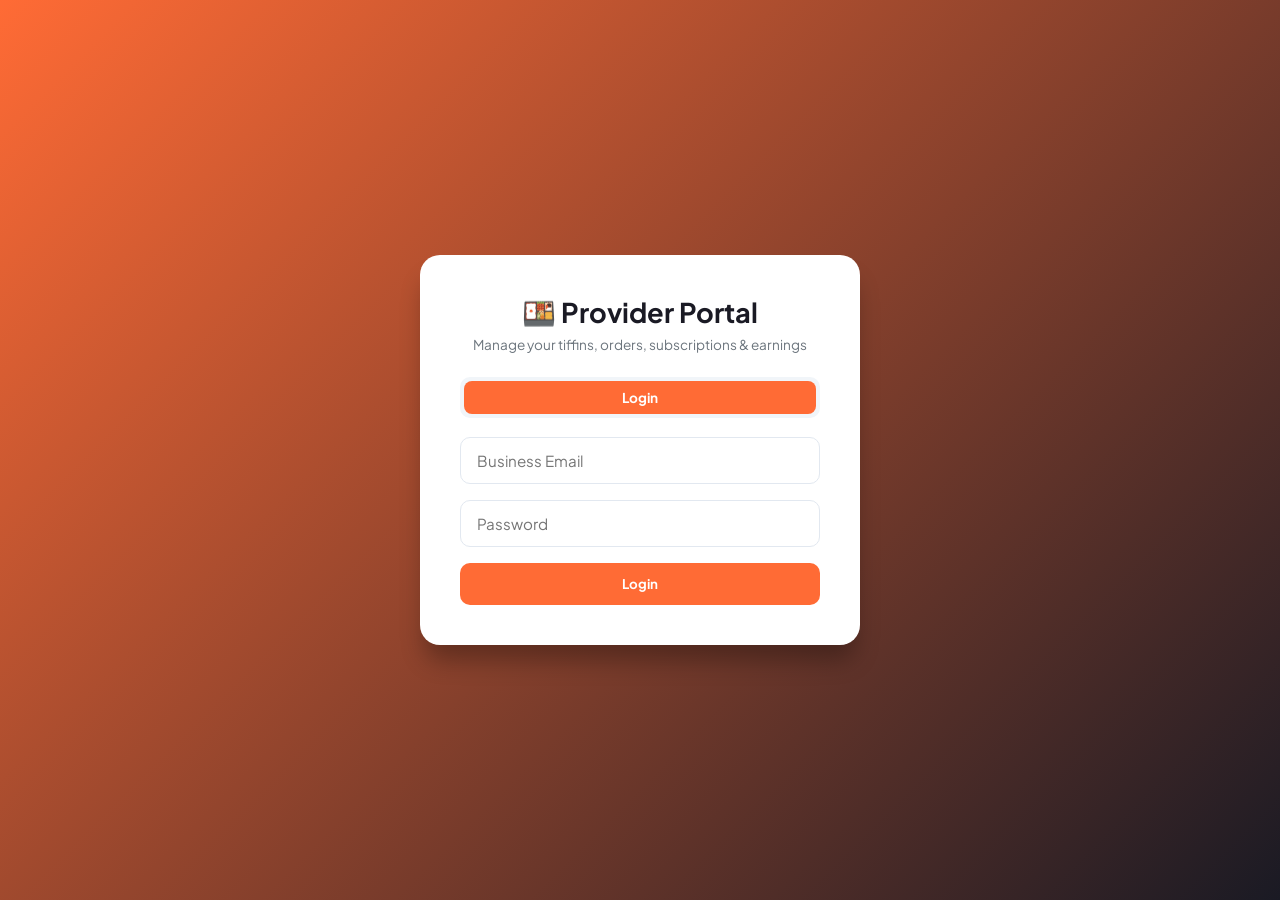
<file: provider.html>
<!DOCTYPE html>
<html lang="en">

<head>
  <meta charset="UTF-8">
  <meta name="viewport" content="width=device-width, initial-scale=1.0">
  <title>Provider Portal - TiffinHub</title>
  <link href="https://fonts.googleapis.com/css2?family=Plus+Jakarta+Sans:wght@400;500;600;700;800&display=swap"
    rel="stylesheet">
  <link rel="stylesheet" href="https://cdnjs.cloudflare.com/ajax/libs/font-awesome/6.4.0/css/all.min.css">
  <style>
    :root {
      --primary: #FF6B35;
      --primary-hover: #E85A26;
      --secondary: #2EC4B6;
      --dark: #1A1A24;
      --bg: #FAF7F2;
      --card: #FFFFFF;
      --border: #E2E8F0;
      --muted: #6C757D;
      --success: #10B981;
      --danger: #EF4444;
      --warning: #F59E0B;
    }

    * {
      margin: 0;
      padding: 0;
      box-sizing: border-box;
      font-family: 'Plus Jakarta Sans', sans-serif;
    }

    body {
      background-color: var(--bg);
      color: var(--dark);
    }

    .provider-wrapper {
      min-height: 100vh;
      display: flex;
      align-items: center;
      justify-content: center;
      background: linear-gradient(135deg, #FF6B35 0%, #1A1A24 100%);
      padding: 1rem;
    }

    .login-box {
      background: white;
      padding: 2.5rem;
      border-radius: 20px;
      width: 100%;
      max-width: 440px;
      box-shadow: 0 20px 25px -5px rgba(0, 0, 0, 0.3);
      text-align: center;
    }

    .login-box h1 {
      font-size: 1.7rem;
      margin-bottom: 0.4rem;
    }

    .login-box p {
      color: var(--muted);
      font-size: 0.85rem;
      margin-bottom: 1.5rem;
    }

    .input-field {
      width: 100%;
      padding: 0.8rem 1rem;
      margin-bottom: 1rem;
      border: 1.5px solid var(--border);
      border-radius: 10px;
      outline: none;
      font-size: 0.95rem;
      font-family: inherit;
    }

    .input-field:focus {
      border-color: var(--primary);
    }

    textarea.input-field {
      resize: vertical;
      min-height: 60px;
    }

    .btn {
      padding: 0.8rem 1.4rem;
      background: var(--primary);
      color: white;
      border: none;
      border-radius: 10px;
      font-weight: 700;
      cursor: pointer;
      transition: 0.3s;
      display: inline-flex;
      align-items: center;
      gap: 0.5rem;
      justify-content: center;
    }

    .btn:hover {
      background: var(--primary-hover);
    }

    .btn:disabled {
      opacity: 0.6;
      cursor: not-allowed;
    }

    .btn-secondary {
      background: var(--secondary);
    }

    .btn-secondary:hover {
      background: #26A398;
    }

    .btn-danger {
      background: var(--danger);
    }

    .btn-sm {
      padding: 6px 12px;
      font-size: 0.8rem;
    }

    .error-msg {
      color: var(--danger);
      font-size: 0.85rem;
      font-weight: 600;
      margin: -6px 0 12px;
      display: none;
      text-align: left;
    }

    .success-msg {
      color: var(--success);
      font-size: 0.85rem;
      font-weight: 600;
      margin: -6px 0 12px;
      display: none;
      text-align: left;
    }

    .auth-toggle {
      display: flex;
      background: #F1F5F9;
      border-radius: 10px;
      padding: 4px;
      margin-bottom: 1.2rem;
    }

    .auth-toggle button {
      flex: 1;
      padding: 8px;
      border: none;
      border-radius: 8px;
      background: transparent;
      color: var(--muted);
      font-weight: 700;
      cursor: pointer;
      font-size: 0.85rem;
    }

    .auth-toggle button.active {
      background: var(--primary);
      color: white;
    }

    .dashboard {
      display: none;
    }

    .dashboard.active {
      display: block;
    }

    header {
      background: var(--dark);
      color: white;
      padding: 1rem 5%;
      display: flex;
      justify-content: space-between;
      align-items: center;
      position: sticky;
      top: 0;
      z-index: 100;
    }

    .header-brand {
      font-size: 1.4rem;
      font-weight: 800;
    }

    .header-brand span {
      color: var(--primary);
    }

    .container {
      padding: 2rem 5%;
      max-width: 1200px;
      margin: 0 auto;
    }

    .section-card {
      background: var(--card);
      padding: 1.8rem;
      border-radius: 16px;
      border: 1px solid var(--border);
      margin-bottom: 2rem;
    }

    .section-card h2 {
      font-size: 1.2rem;
      margin-bottom: 1.2rem;
      display: flex;
      align-items: center;
      gap: 8px;
    }

    .stats-grid {
      display: grid;
      grid-template-columns: repeat(auto-fit, minmax(180px, 1fr));
      gap: 1.5rem;
      margin-bottom: 2rem;
    }

    .stat-card {
      background: var(--card);
      padding: 1.3rem;
      border-radius: 16px;
      border: 1px solid var(--border);
    }

    .stat-card p {
      color: var(--muted);
      font-weight: 600;
      font-size: 0.8rem;
    }

    .stat-card h3 {
      font-size: 1.6rem;
      margin-top: 0.3rem;
    }

    .admin-tabs {
      background: #252533;
      padding: 0.5rem 5%;
      display: flex;
      gap: 1rem;
      overflow-x: auto;
    }

    .admin-tab-btn {
      background: transparent;
      color: #A0AEC0;
      border: none;
      padding: 0.7rem 1.2rem;
      font-weight: 700;
      font-size: 0.9rem;
      border-radius: 8px;
      cursor: pointer;
      white-space: nowrap;
    }

    .admin-tab-btn.active,
    .admin-tab-btn:hover {
      background: var(--primary);
      color: white;
    }

    .tab-content {
      display: none;
    }

    .tab-content.active {
      display: block;
    }

    .form-grid {
      display: grid;
      grid-template-columns: repeat(auto-fit, minmax(200px, 1fr));
      gap: 1rem;
    }

    .form-grid .input-field {
      margin-bottom: 0;
    }

    table {
      width: 100%;
      border-collapse: collapse;
    }

    th,
    td {
      padding: 0.85rem;
      text-align: left;
      border-bottom: 1px solid var(--border);
      font-size: 0.9rem;
    }

    th {
      background: #F8FAFC;
      color: var(--muted);
      font-weight: 700;
    }

    .status-badge {
      padding: 4px 10px;
      border-radius: 20px;
      font-size: 0.75rem;
      font-weight: 700;
      display: inline-block;
    }

    .badge-yes {
      background: rgba(16, 185, 129, 0.15);
      color: var(--success);
    }

    .badge-no {
      background: rgba(239, 68, 68, 0.15);
      color: var(--danger);
    }

    .badge-pending {
      background: rgba(245, 158, 11, 0.15);
      color: #D97706;
    }

    .action-btn {
      padding: 5px 10px;
      border-radius: 6px;
      border: none;
      cursor: pointer;
      font-weight: 600;
      font-size: 0.8rem;
    }

    .btn-edit {
      background: rgba(46, 196, 182, 0.15);
      color: var(--secondary);
      margin-right: 4px;
    }

    .btn-delete {
      background: rgba(239, 68, 68, 0.15);
      color: var(--danger);
    }

    .modal-overlay {
      position: fixed;
      inset: 0;
      background: rgba(0, 0, 0, 0.5);
      display: none;
      justify-content: center;
      align-items: center;
      z-index: 1000;
      padding: 1rem;
    }

    .modal-card {
      background: white;
      padding: 2rem;
      border-radius: 16px;
      width: 100%;
      max-width: 480px;
      max-height: 90vh;
      overflow-y: auto;
    }

    .modal-card h2 {
      font-size: 1.3rem;
      margin-bottom: 1rem;
    }

    .review-item {
      padding: 0.9rem;
      border: 1px solid var(--border);
      border-radius: 12px;
      margin-bottom: 0.7rem;
      background: #FAFAFA;
    }

    .review-stars {
      color: #F59E0B;
      font-size: 1rem;
    }

    .review-meta {
      font-size: 0.78rem;
      color: var(--muted);
      margin-top: 4px;
    }

    .toast {
      position: fixed;
      bottom: 20px;
      right: 20px;
      background: var(--dark);
      color: white;
      padding: 12px 20px;
      border-radius: 10px;
      display: none;
      z-index: 2000;
      font-weight: 600;
    }

    .hidden {
      display: none !important;
    }
  </style>
   <script src="https://checkout.razorpay.com/v1/checkout.js"></script>
</head>
 

<body>

  <div id="toast" class="toast"></div>

  <!-- SET PASSWORD SCREEN -->
  <div id="set-password-screen" class="provider-wrapper" style="display:none;">
    <div class="login-box">
      <h1>🔑 Set Your Password</h1>
      <p>Your Mess Provider registration has been approved. Set a password to activate your Provider Portal account.</p>
      <input type="password" id="setpwd-new" class="input-field" placeholder="New Password">
      <input type="password" id="setpwd-confirm" class="input-field" placeholder="Confirm Password">
      <p id="setpwd-error-msg" class="error-msg"><i class="fa-solid fa-circle-exclamation"></i> <span
          id="setpwd-error-text"></span></p>
      <p id="setpwd-success-msg" class="success-msg"><i class="fa-solid fa-circle-check"></i> <span
          id="setpwd-success-text"></span></p>
      <button class="btn" style="width:100%" onclick="submitSetPassword()" id="setpwd-btn">Set Password</button>
    </div>
  </div>

  <!-- LOGIN / REGISTER SCREEN -->
  <div id="login-screen" class="provider-wrapper">
    <div class="login-box">
      <h1>🍱 Provider Portal</h1>
      <p>Manage your tiffins, orders, subscriptions & earnings</p>

      <div class="auth-toggle">
        <button id="toggle-login-btn" class="active" onclick="switchAuth('login')">Login</button>
      </div>

      <div id="login-fields">
        <input type="email" id="prov-email" class="input-field" placeholder="Business Email">
        <input type="password" id="prov-password" class="input-field" placeholder="Password">
        <p id="login-error-msg" class="error-msg"><i class="fa-solid fa-circle-exclamation"></i> <span
            id="login-error-text"></span></p>
        <button class="btn" style="width:100%" onclick="loginProvider()" id="prov-login-btn">Login</button>
      </div>
    </div>
  </div>

  <!-- DASHBOARD SCREEN -->
  <div id="dashboard-screen" class="dashboard">
    <header>
      <div class="header-brand">🍱 Provider <span>Portal</span></div>
      <div>
        <span style="margin-right:15px; color:#A0AEC0;" id="logged-provider-name">Provider</span>
        <button onclick="logoutProvider()"
          style="background:#EF4444; color:white; border:none; padding:6px 14px; border-radius:6px; cursor:pointer; font-weight:700;">Logout</button>
      </div>
    </header>

    <div class="admin-tabs">
      <button class="admin-tab-btn active" onclick="switchTab('tab-overview', this)"><i
          class="fa-solid fa-chart-line"></i> Overview</button>
      <button class="admin-tab-btn" onclick="switchTab('tab-menu', this)"><i class="fa-solid fa-utensils"></i> My
        Tiffins</button>
      <button class="admin-tab-btn" onclick="switchTab('tab-orders', this)"><i class="fa-solid fa-truck-fast"></i> My
        Orders</button>
      <button class="admin-tab-btn" onclick="switchTab('tab-subs', this)"><i class="fa-solid fa-calendar-check"></i>
        Subscriptions</button>
      <button class="admin-tab-btn" onclick="switchTab('tab-reviews', this)"><i class="fa-solid fa-star"></i>
        Reviews</button>
    </div>

    <div class="container">

      <div id="tab-overview" class="tab-content active">
        <div class="stats-grid">
          <div class="stat-card">
            <p>Total Earnings</p>
            <h3 id="stat-earnings">₹0</h3>
          </div>
          <div class="stat-card">
            <p>Total Orders</p>
            <h3 id="stat-orders">0</h3>
          </div>
          <div class="stat-card">
            <p>Active Subscriptions</p>
            <h3 id="stat-subs">0</h3>
          </div>
          <div class="stat-card">
            <p>My Tiffins</p>
            <h3 id="stat-tiffins">0</h3>
          </div>
          <div class="stat-card">
            <p>Average Rating</p>
            <h3 id="stat-rating">—</h3>
          </div>
        </div>
      </div>

      <div id="tab-menu" class="tab-content">
        <div class="section-card">
          <h2><i class="fa-solid fa-plus-circle" style="color:var(--secondary);"></i> Add New Tiffin</h2>
          <div class="form-grid">
            <input type="text" id="tif-name" class="input-field" placeholder="Provider Name">
            <select id="tif-meal" class="input-field">
              <option value="Veg">Veg</option>
              <option value="Non-Veg">Non-Veg</option>
              <option value="Jain Veg">Jain Veg</option>
            </select>
            <input type="number" id="tif-price" class="input-field" placeholder="Price (₹)">
            <input type="text" id="tif-location" class="input-field" placeholder="Location">
            <input type="file" id="tif-image" class="input-field" accept="image/*">
          </div>
          <button class="btn" style="margin-top:1rem;" onclick="providerAddTiffin()">+ Publish Tiffin</button>
        </div>

        <div class="section-card">
          <h2><i class="fa-solid fa-list-check" style="color:var(--primary);"></i> My Tiffins</h2>
          <table>
            <thead>
              <tr>
                <th>ID</th>
                <th>Provider</th>
                <th>Type</th>
                <th>Price</th>
                <th>Location</th>
                <th>Stock</th>
                <th>Actions</th>
              </tr>
            </thead>
            <tbody id="tiffins-table-body">
              <tr>
                <td colspan="7">Loading...</td>
              </tr>
            </tbody>
          </table>
        </div>
      </div>

      <div id="tab-orders" class="tab-content">
        <div class="section-card">
          <h2><i class="fa-solid fa-truck-fast" style="color:var(--primary);"></i> Orders</h2>
          <table>
            <thead>
              <tr>
                <th>Order ID</th>
                <th>User</th>
                <th>Tiffin</th>
                <th>Amount</th>
                <th>Status</th>
                <th>Action</th>
              </tr>
            </thead>
            <tbody id="orders-table-body">
              <tr>
                <td colspan="6">Loading...</td>
              </tr>
            </tbody>
          </table>
        </div>
      </div>

      <div id="tab-subs" class="tab-content">
        <div class="section-card">
          <h2><i class="fa-solid fa-calendar-check" style="color:var(--secondary);"></i> Subscriptions</h2>
          <table>
            <thead>
              <tr>
                <th>Sub ID</th>
                <th>User</th>
                <th>Tiffin</th>
                <th>Plan</th>
                <th>Start</th>
                <th>End</th>
                <th>Amount</th>
                <th>Status</th>
              </tr>
            </thead>
            <tbody id="subs-table-body">
              <tr>
                <td colspan="8">Loading...</td>
              </tr>
            </tbody>
          </table>
        </div>
      </div>

      <div id="tab-reviews" class="tab-content">
        <div class="section-card">
          <h2><i class="fa-solid fa-star" style="color:#F59E0B;"></i> Customer Reviews</h2>
          <div id="reviews-list">
            <p style="color:var(--muted);">Loading reviews...</p>
          </div>
        </div>
      </div>

    </div>
  </div>

  <div id="edit-tiffin-modal" class="modal-overlay">
    <div class="modal-card">
      <h2>✏️ Edit Tiffin</h2>
      <input type="hidden" id="edit-tif-id">
      <input type="text" id="edit-tif-name" class="input-field" placeholder="Provider Name">
      <select id="edit-tif-meal" class="input-field">
        <option value="Veg">Veg</option>
        <option value="Non-Veg">Non-Veg</option>
        <option value="Jain Veg">Jain Veg</option>
      </select>
      <input type="number" id="edit-tif-price" class="input-field" placeholder="Price (₹)">
      <input type="text" id="edit-tif-location" class="input-field" placeholder="Location">
      <input type="text" id="edit-tif-image" class="input-field" placeholder="Image URL">
      <div style="display:flex; gap:10px;">
        <button class="btn" style="flex:1;" onclick="saveTiffinChanges()">Save</button>
        <button class="btn" style="background:#E2E8F0; color:var(--dark);" onclick="closeEditModal()">Cancel</button>
      </div>
    </div>
  </div>

  <script src="global.js"></script>
  <script>
    let currentProvider = JSON.parse(sessionStorage.getItem('tiffin_provider_session')) || null;
    let myTiffins = [];

    document.addEventListener('DOMContentLoaded', () => {
      const urlParams = new URLSearchParams(window.location.search);
      const token = urlParams.get('token');
      if (token) {
        document.getElementById('login-screen').style.display = 'none';
        document.getElementById('set-password-screen').style.display = 'flex';
        window._providerResetToken = token;
        return;
      }
      if (currentProvider) showDashboard();
    });

    function showToast(msg) {
      const t = document.getElementById('toast');
      t.innerText = msg; t.style.display = 'block';
      setTimeout(() => t.style.display = 'none', 3000);
    }

    function switchAuth(mode) {
      const loginBtn = document.getElementById('toggle-login-btn');
      const regBtn = document.getElementById('toggle-register-btn');
      const loginFields = document.getElementById('login-fields');
      const regFields = document.getElementById('register-fields');
      if (mode === 'login') {
        loginBtn.classList.add('active'); regBtn.classList.remove('active');
        loginFields.style.display = 'block'; regFields.style.display = 'none';
      } else {
        regBtn.classList.add('active'); loginBtn.classList.remove('active');
        regFields.style.display = 'block'; loginFields.style.display = 'none';
      }
    }

    async function submitSetPassword() {
      const newPwd = document.getElementById('setpwd-new').value.trim();
      const conf = document.getElementById('setpwd-confirm').value.trim();
      const btn = document.getElementById('setpwd-btn');
      const errEl = document.getElementById('setpwd-error-msg');
      const okEl = document.getElementById('setpwd-success-msg');
      errEl.style.display = 'none'; okEl.style.display = 'none';

      if (!newPwd || !conf) { document.getElementById('setpwd-error-text').innerText = "Please fill in both fields."; errEl.style.display = 'block'; return; }
      if (newPwd.length < 6) { document.getElementById('setpwd-error-text').innerText = "Password should be at least 6 characters."; errEl.style.display = 'block'; return; }
      if (newPwd !== conf) { document.getElementById('setpwd-error-text').innerText = "Passwords do not match."; errEl.style.display = 'block'; return; }

      btn.disabled = true; btn.innerText = "Saving...";
      try {
        const res = await fetch(API_URL, { method: 'POST', body: JSON.stringify({ action: 'setProviderPassword', token: window._providerResetToken, password: newPwd }) });
        const result = await res.json();
        if (result.success) {
          document.getElementById('setpwd-success-text').innerText = "Password set! Redirecting...";
          okEl.style.display = 'block';
          setTimeout(() => { window.location.href = window.location.pathname; }, 1600);
        } else {
          document.getElementById('setpwd-error-text').innerText = result.message || "Could not set password.";
          errEl.style.display = 'block';
          btn.disabled = false; btn.innerText = "Set Password";
        }
      } catch (err) {
        document.getElementById('setpwd-error-text').innerText = "Server connection error!";
        errEl.style.display = 'block';
        btn.disabled = false; btn.innerText = "Set Password";
      }
    }

    async function registerProvider() {
      const businessName = document.getElementById('reg-biz-name').value.trim();
      const ownerName = document.getElementById('reg-owner-name').value.trim();
      const email = document.getElementById('reg-biz-email').value.trim();
      const phone = document.getElementById('reg-biz-phone').value.trim();
      const address = document.getElementById('reg-biz-address').value.trim();
      const aadharId = document.getElementById('reg-biz-aadhar').value.trim();
      const msgEl = document.getElementById('register-msg');
      const btn = document.getElementById('prov-register-btn');

      msgEl.style.display = 'none';
      msgEl.style.color = 'var(--danger)';

      if (!businessName || !ownerName || !email || !phone || !address || !aadharId) {
        document.getElementById('register-msg-text').innerText = "Please fill in all fields.";
        msgEl.style.display = 'block'; return;
      }
      if (!/^\d{12}$/.test(aadharId)) {
        document.getElementById('register-msg-text').innerText = "Aadhar must be a 12-digit number.";
        msgEl.style.display = 'block'; return;
      }

      btn.disabled = true; btn.innerText = "Submitting...";
      try {
        const res = await fetch(API_URL, { method: 'POST', body: JSON.stringify({ action: 'registerProvider', businessName, ownerName, email, phone, address, aadharId }) });
        const result = await res.json();
        if (result.success) {
          showToast("Registration submitted! Wait for admin approval.");
          document.getElementById('register-msg-text').innerText = "Registration submitted! Check email after admin approves.";
          msgEl.style.color = '#10B981';
          msgEl.style.display = 'block';
        } else {
          document.getElementById('register-msg-text').innerText = result.message || "Registration failed.";
          msgEl.style.display = 'block';
        }
      } catch (err) {
        document.getElementById('register-msg-text').innerText = "Server connection error!";
        msgEl.style.display = 'block';
      }
      btn.disabled = false; btn.innerText = "Send Registration Request";
    }

    async function loginProvider() {
      const email = document.getElementById('prov-email').value.trim();
      const password = document.getElementById('prov-password').value.trim();
      const btn = document.getElementById('prov-login-btn');
      const errEl = document.getElementById('login-error-msg');
      errEl.style.display = 'none';

      if (!email || !password) {
        document.getElementById('login-error-text').innerText = "Please enter both email and password.";
        errEl.style.display = 'block'; return;
      }

      btn.disabled = true; btn.innerText = "Logging in...";
      try {
        const res = await fetch(API_URL, { method: 'POST', body: JSON.stringify({ action: 'providerLogin', email, password }) });
        const result = await res.json();
        if (result.success) {
          currentProvider = result.provider;
          sessionStorage.setItem('tiffin_provider_session', JSON.stringify(currentProvider));
          showDashboard();
        } else {
          document.getElementById('login-error-text').innerText = result.message;
          errEl.style.display = 'block';
        }
      } catch (err) {
        document.getElementById('login-error-text').innerText = "Server connection error!";
        errEl.style.display = 'block';
      }
      btn.disabled = false; btn.innerText = "Login";
    }

    function logoutProvider() {
      sessionStorage.removeItem('tiffin_provider_session');
      currentProvider = null;
      location.reload();
    }

    function showDashboard() {
      document.getElementById('login-screen').style.display = 'none';
      document.getElementById('set-password-screen').style.display = 'none';
      document.getElementById('dashboard-screen').classList.add('active');
      document.getElementById('logged-provider-name').innerText = currentProvider.businessName || currentProvider.email;
      loadData();
    }

    function switchTab(id, btn) {
      document.querySelectorAll('.tab-content').forEach(t => t.classList.remove('active'));
      document.querySelectorAll('.admin-tab-btn').forEach(b => b.classList.remove('active'));
      document.getElementById(id).classList.add('active');
      btn.classList.add('active');
    }

    async function loadData() {
      showToast("Loading dashboard...");
      const res = await fetch(API_URL, {
        method: 'POST',
        body: JSON.stringify({ action: 'getProviderDashboardData', providerId: currentProvider.providerId })
      });
      const data = await res.json();
      if (!data.success) { showToast(data.message || "Failed to load."); return; }

      myTiffins = data.tiffins || [];

      document.getElementById('stat-earnings').innerText = `₹${(data.earnings || 0).toLocaleString()}`;
      document.getElementById('stat-orders').innerText = (data.orders || []).length;
      document.getElementById('stat-subs').innerText = (data.subscriptions || []).filter(s => (s.Status || '') === 'Active').length;
      document.getElementById('stat-tiffins').innerText = myTiffins.length;

      const reviews = data.reviews || [];
      if (reviews.length > 0) {
        const avg = reviews.reduce((s, r) => s + Number(r.Rating || 0), 0) / reviews.length;
        document.getElementById('stat-rating').innerText = avg.toFixed(1) + ' ⭐';
      } else {
        document.getElementById('stat-rating').innerText = '—';
      }

      renderTiffins(myTiffins);
      renderOrders(data.orders || []);
      renderSubs(data.subscriptions || []);
      renderReviews(reviews);
    }

    function renderTiffins(tiffins) {
      const tbody = document.getElementById('tiffins-table-body');
      if (!tiffins.length) { tbody.innerHTML = `<tr><td colspan="7">No tiffins yet. Add one above.</td></tr>`; return; }
      tbody.innerHTML = tiffins.map(t => `
        <tr>
          <td><b>${t.TiffinID}</b></td>
          <td>${t.ProviderName}</td>
          <td>${t.MealType}</td>
          <td>₹${t.Price}</td>
          <td>${t.Location}</td>
          <td><span class="status-badge ${t.Available === 'Yes' ? 'badge-yes' : 'badge-no'}">${t.Available === 'Yes' ? 'In Stock' : 'Out of Stock'}</span></td>
          <td>
            <button class="action-btn btn-edit" onclick="openEditModal('${t.TiffinID}')"><i class="fa-solid fa-pen"></i></button>
            <button class="action-btn btn-delete" onclick="deleteTiffin('${t.TiffinID}')"><i class="fa-solid fa-trash"></i></button>
          </td>
        </tr>
      `).join('');
    }

    function renderOrders(orders) {
      const tbody = document.getElementById('orders-table-body');
      if (!orders.length) { tbody.innerHTML = `<tr><td colspan="6">No orders yet.</td></tr>`; return; }
      tbody.innerHTML = orders.map(o => `
        <tr>
          <td><b>${o.OrderID}</b></td>
          <td>${o.UserID}</td>
          <td>${o.TiffinID || '—'}</td>
          <td>₹${o.Amount}</td>
          <td><b>${o.OrderStatus}</b></td>
          <td>
            <select style="padding:4px;" onchange="changeOrderStatus('${o.OrderID}', this.value)">
              <option value="Order Confirmed" ${o.OrderStatus === 'Order Confirmed' ? 'selected' : ''}>Order Confirmed</option>
              <option value="Preparing" ${o.OrderStatus === 'Preparing' ? 'selected' : ''}>Preparing</option>
              <option value="Out for Delivery" ${o.OrderStatus === 'Out for Delivery' ? 'selected' : ''}>Out for Delivery</option>
              <option value="Delivered" ${o.OrderStatus === 'Delivered' ? 'selected' : ''}>Delivered</option>
            </select>
          </td>
        </tr>
      `).join('');
    }

    function renderSubs(subs) {
      const tbody = document.getElementById('subs-table-body');
      if (!subs.length) { tbody.innerHTML = `<tr><td colspan="8">No subscriptions yet.</td></tr>`; return; }
      tbody.innerHTML = subs.map(s => `
        <tr>
          <td><b>${s.SubID}</b></td>
          <td>${s.UserID}</td>
          <td>${s.TiffinID}</td>
          <td>${s.PlanType}</td>
          <td>${s.StartDate || 'N/A'}</td>
          <td>${s.EndDate || 'N/A'}</td>
          <td>₹${s.TotalCost}</td>
          <td><span class="status-badge ${(s.Status || '') === 'Active' ? 'badge-yes' : 'badge-no'}">${s.Status}</span></td>
        </tr>
      `).join('');
    }

    function renderReviews(reviews) {
      const container = document.getElementById('reviews-list');
      if (!reviews.length) { container.innerHTML = `<p style="color:var(--muted);">No reviews yet.</p>`; return; }
      container.innerHTML = reviews.map(r => `
        <div class="review-item">
          <div class="review-stars">${'★'.repeat(Number(r.Rating))}${'☆'.repeat(5 - Number(r.Rating))}</div>
          <div style="margin-top:6px; font-size:0.92rem;">${r.Comment ? r.Comment : '<em style="color:#6C757D;">No comment</em>'}</div>
          <div class="review-meta">Order #${r.OrderID} • User ${r.UserID} • ${r.Timestamp ? new Date(r.Timestamp).toLocaleDateString() : ''}</div>
        </div>
      `).join('');
    }

    async function providerAddTiffin() {
      const providerName = document.getElementById('tif-name').value.trim();
      const mealType = document.getElementById('tif-meal').value;
      const price = document.getElementById('tif-price').value;
      const location = document.getElementById('tif-location').value.trim();
      const imageFile = document.getElementById('tif-image').files[0];

      if (!providerName || !price || !location) {
        showToast("Please fill Provider Name, Price and Location.");
        return;
      }

      // Generate unique Tiffin ID BEFORE image upload
      const tiffinId =
        "TIF_" +
        Date.now().toString() +
        "_" +
        Math.floor(Math.random() * 1000);

      let imageUrl = "";
      let uploadedFileId = "";

      try {
        // =========================
        // IMAGE UPLOAD
        // =========================
        if (imageFile) {
          if (imageFile.size > 5 * 1024 * 1024) {
            showToast("Image size must be less than 5 MB.");
            return;
          }

          showToast("Uploading image...");

          const base64Image = await new Promise((resolve, reject) => {
            const reader = new FileReader();

            reader.onload = () => resolve(reader.result);
            reader.onerror = () => reject(reader.error);

            reader.readAsDataURL(imageFile);
          });

          const uploadRes = await fetch(API_URL, {
            method: 'POST',
            body: JSON.stringify({
              action: 'uploadImage',
              tiffinId: tiffinId,
              imageBase64: base64Image,
              fileName: imageFile.name
            })
          });

          const uploadResult = await uploadRes.json();

          if (!uploadResult.success) {
            showToast(uploadResult.message || "Image upload failed.");
            return;
          }

          imageUrl = uploadResult.url || "";
          uploadedFileId = uploadResult.fileId || "";

          showToast("Image uploaded successfully!");
        }

        // =========================
        // ADD TIFFIN
        // =========================
        showToast("Adding tiffin...");

        const res = await fetch(API_URL, {
          method: 'POST',
          body: JSON.stringify({
            action: 'addTiffin',
            tiffinId: tiffinId,
            providerId: currentProvider.providerId,
            providerName: providerName,
            mealType: mealType,
            price: price,
            location: location,
            imageUrl: imageUrl
          })
        });

        const result = await res.json();

        if (result.success) {

          showToast("✅ Tiffin added successfully!");

          document.getElementById('tif-name').value = '';
          document.getElementById('tif-price').value = '';
          document.getElementById('tif-location').value = '';
          document.getElementById('tif-image').value = '';

          loadData();

        } else {

          showToast(result.message || "Failed to add tiffin.");

        }

      } catch (err) {

        console.error("Provider Add Tiffin Error:", err);
        showToast("Server connection error!");

      }
    }
    function openEditModal(tiffinId) {
      const t = myTiffins.find(x => x.TiffinID == tiffinId);
      if (!t) return;
      document.getElementById('edit-tif-id').value = t.TiffinID;
      document.getElementById('edit-tif-name').value = t.ProviderName;
      document.getElementById('edit-tif-meal').value = t.MealType;
      document.getElementById('edit-tif-price').value = t.Price;
      document.getElementById('edit-tif-location').value = t.Location;
      document.getElementById('edit-tif-image').value = t.ImageURL || '';
      document.getElementById('edit-tiffin-modal').style.display = 'flex';
    }

    function closeEditModal() {
      document.getElementById('edit-tiffin-modal').style.display = 'none';
    }

    async function saveTiffinChanges() {
      const tiffinId = document.getElementById('edit-tif-id').value;
      const providerName = document.getElementById('edit-tif-name').value;
      const mealType = document.getElementById('edit-tif-meal').value;
      const price = document.getElementById('edit-tif-price').value;
      const location = document.getElementById('edit-tif-location').value;
      const imageUrl = document.getElementById('edit-tif-image').value;

      const res = await fetch(API_URL, {
        method: 'POST',
        body: JSON.stringify({
          action: 'updateTiffin',
          providerId: currentProvider.providerId,
          tiffinId, providerName, mealType, price, location, imageUrl
        })
      });
      const result = await res.json();
      showToast(result.message);
      closeEditModal();
      loadData();
    }

    async function deleteTiffin(tiffinId) {
      if (!confirm("Delete this tiffin?")) return;
      const res = await fetch(API_URL, {
        method: 'POST',
        body: JSON.stringify({ action: 'deleteTiffin', providerId: currentProvider.providerId, tiffinId })
      });
      const result = await res.json();
      showToast(result.message);
      loadData();
    }

    async function changeOrderStatus(orderId, newStatus) {
      const res = await fetch(API_URL, {
        method: 'POST',
        body: JSON.stringify({
          action: 'updateOrderStatus',
          providerId: currentProvider.providerId,
          orderId, newStatus
        })
      });
      const result = await res.json();
      showToast(result.message);
      if (result.success) loadData();
    }
  </script>
</body>

</html>
</file>
